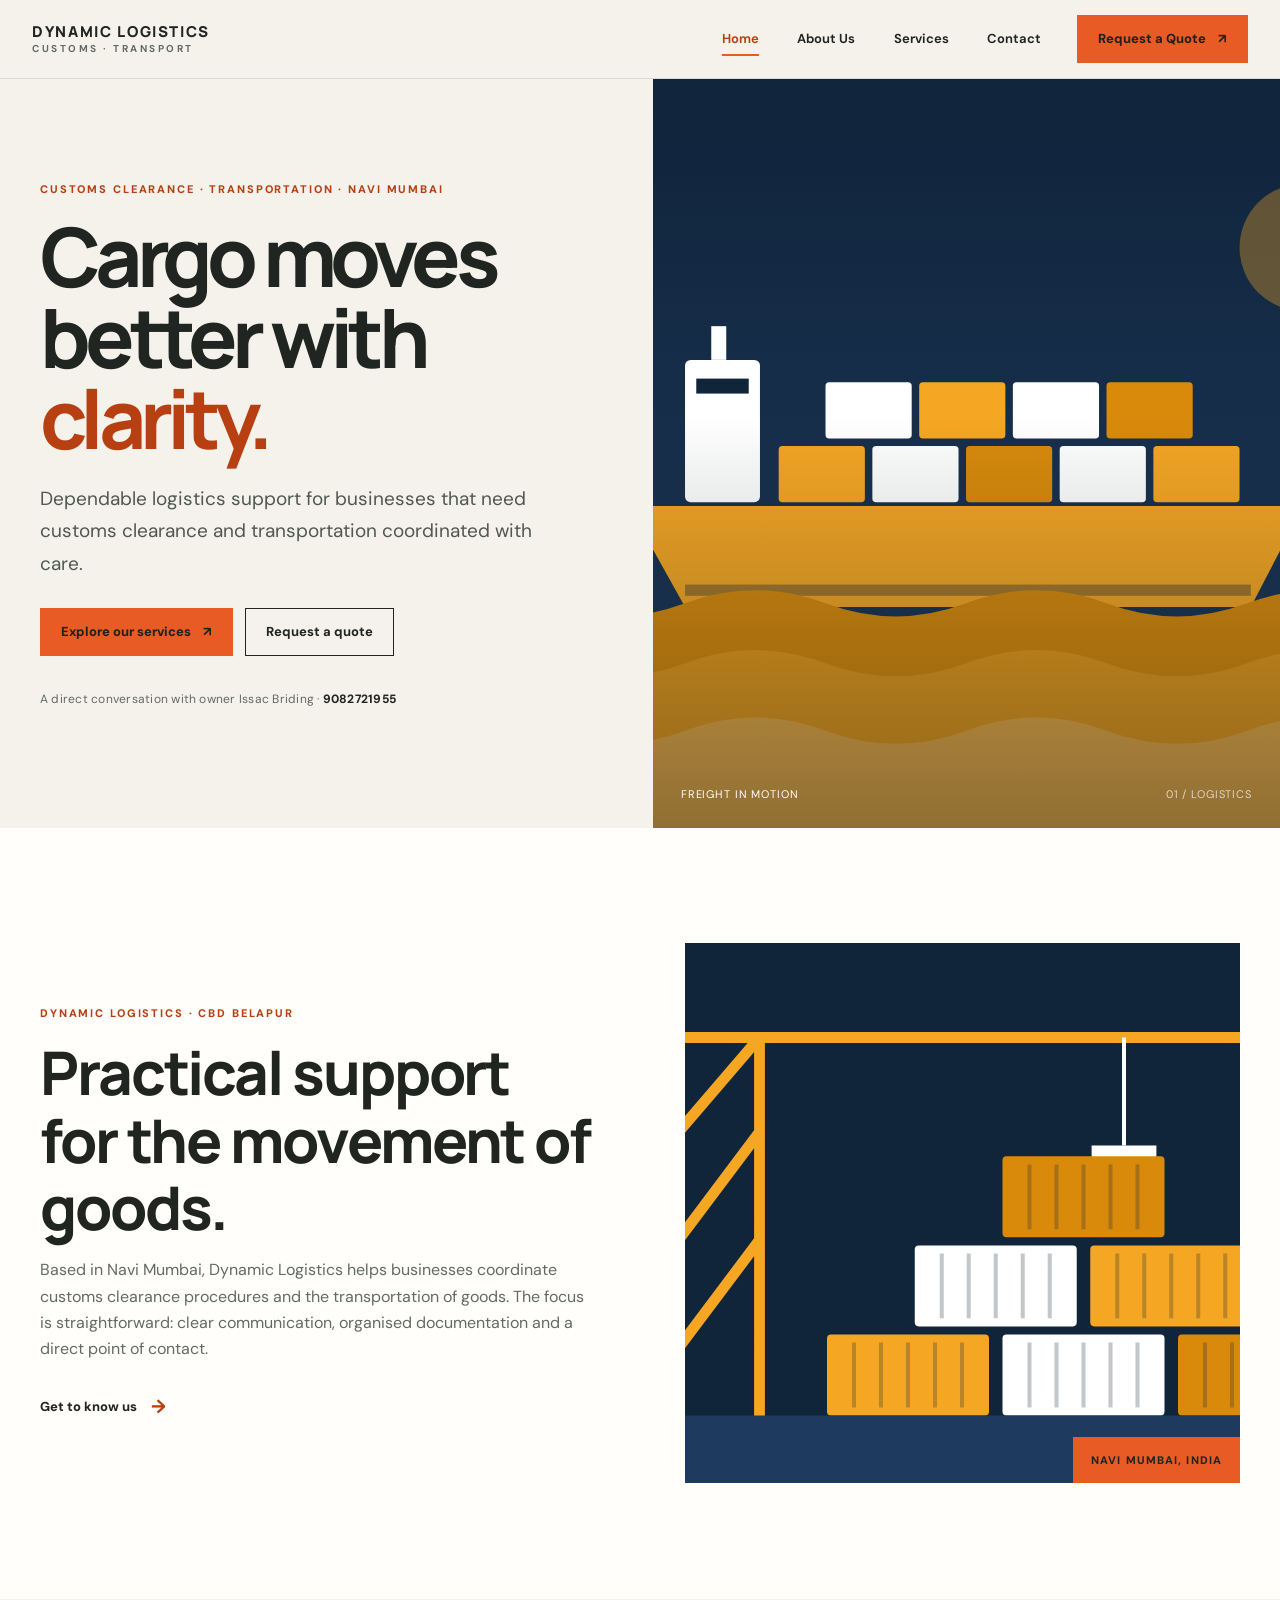
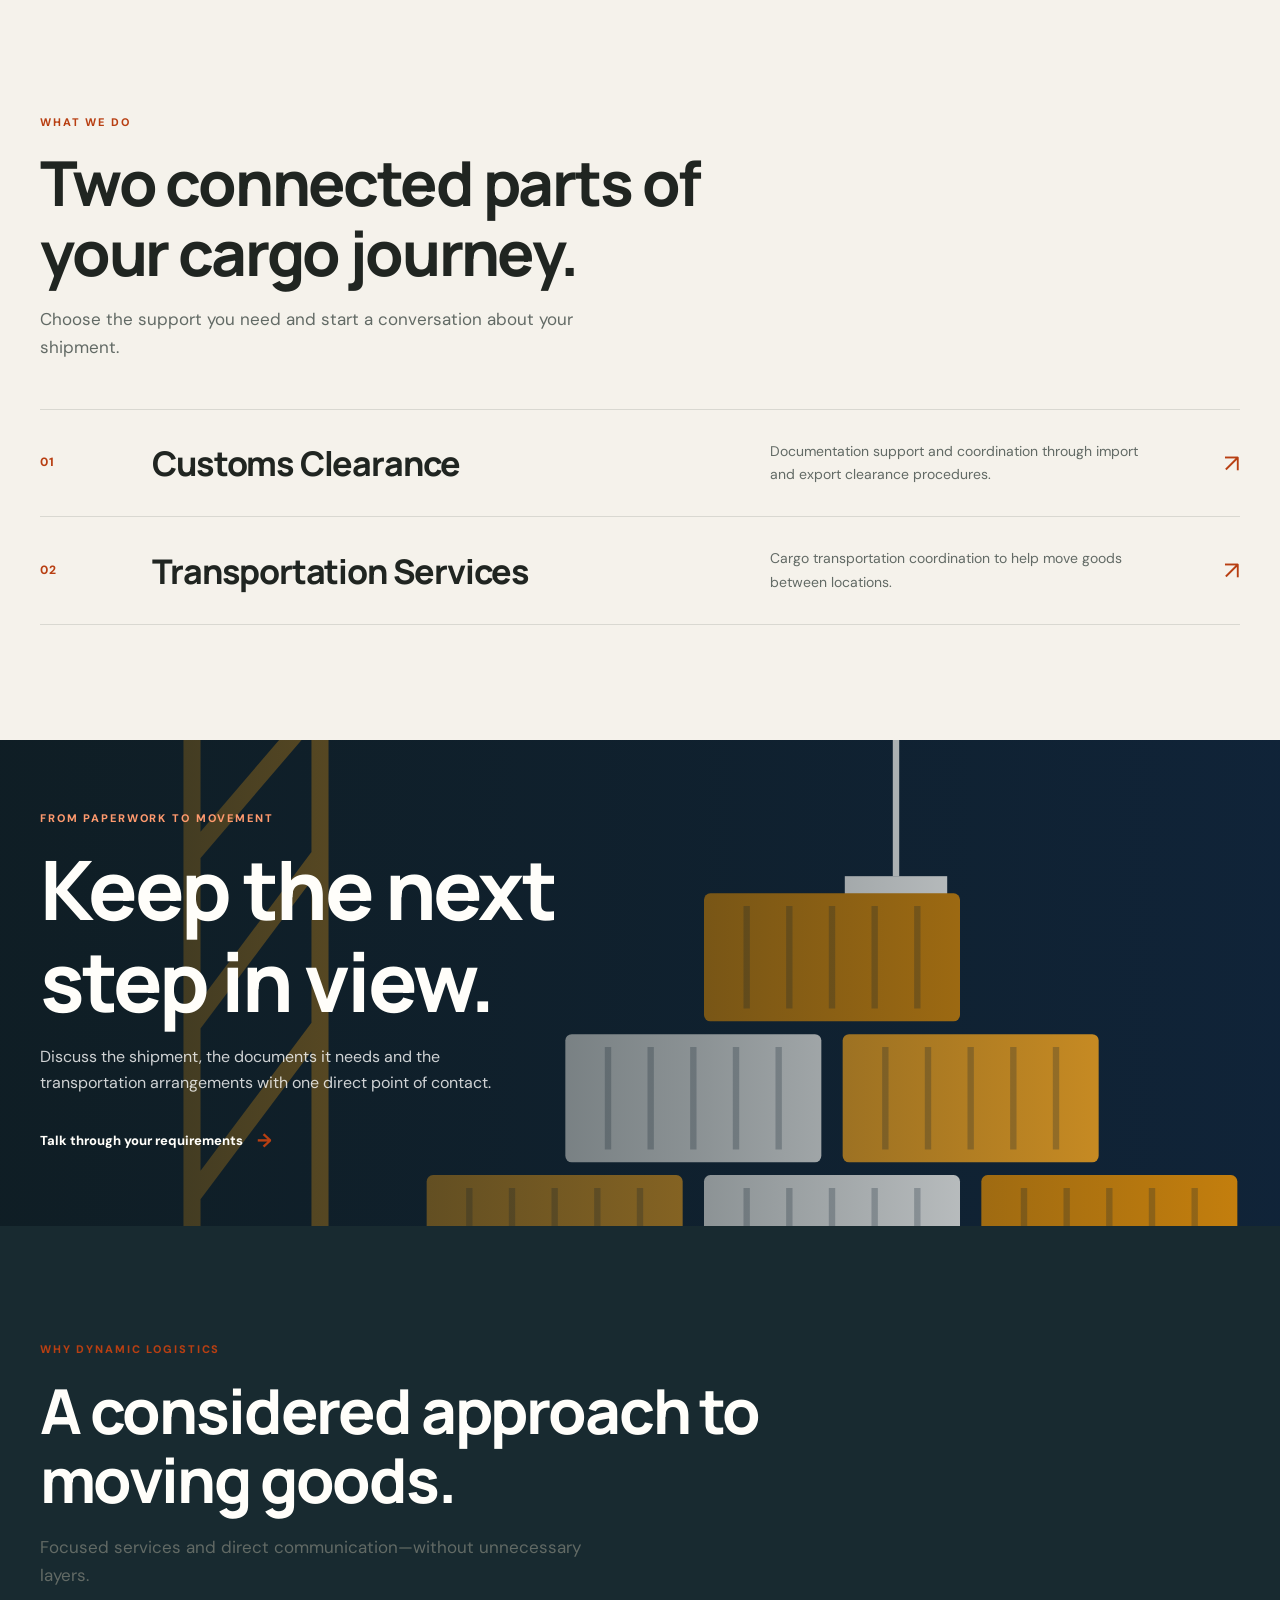
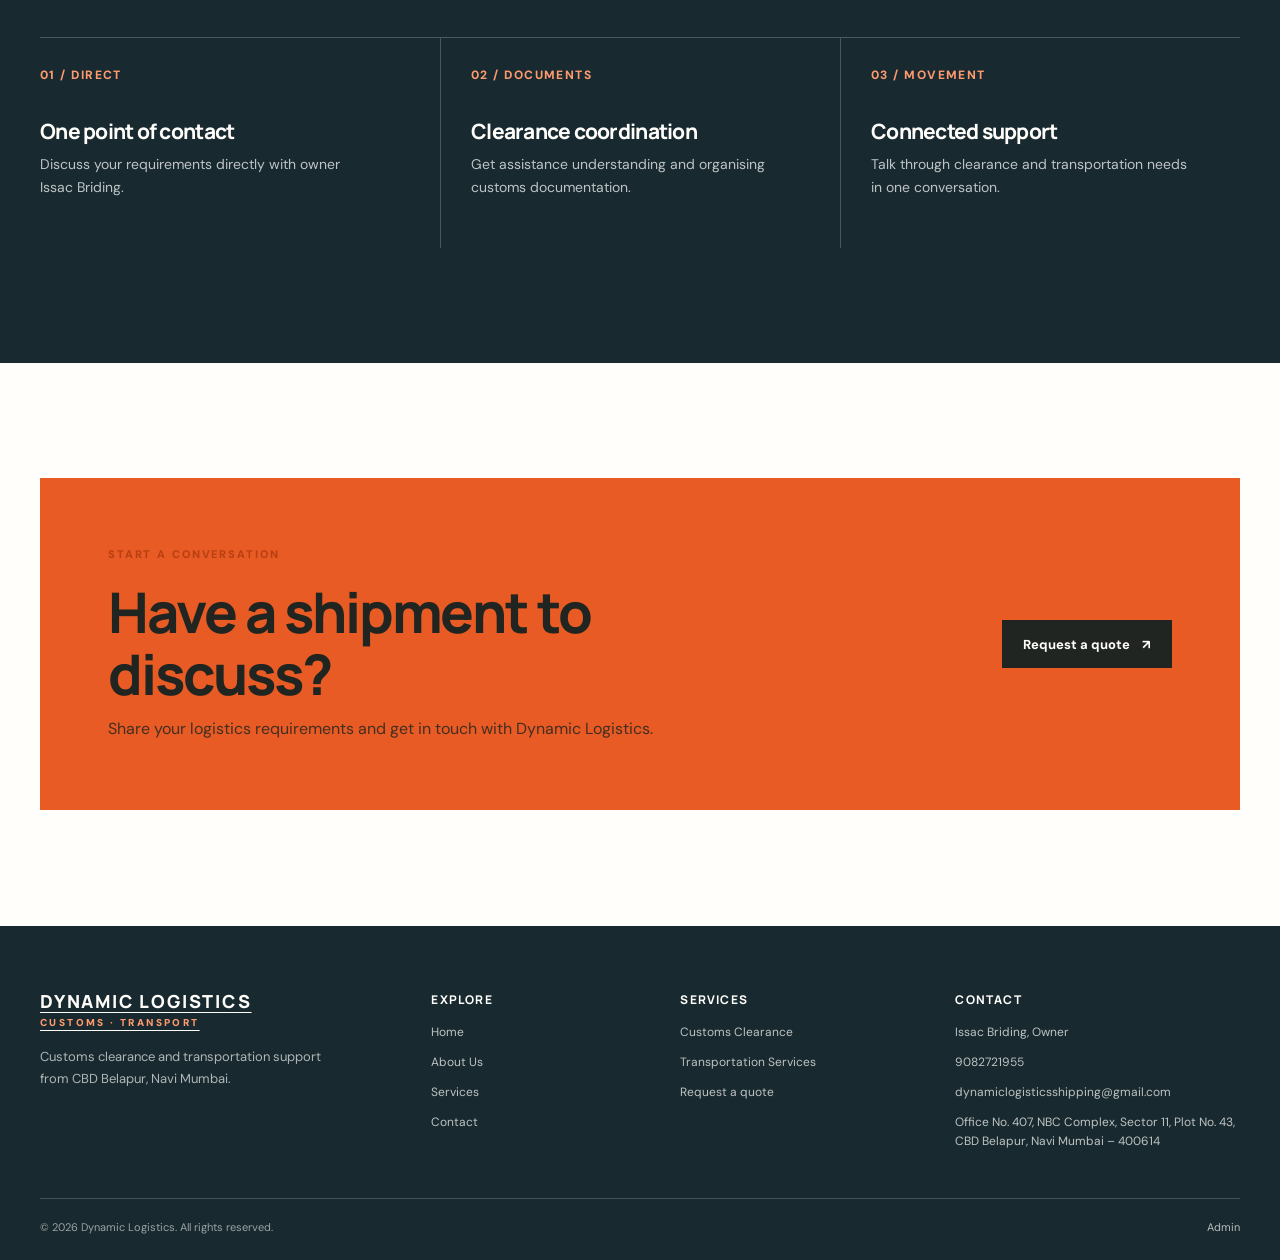
<file: index.html>
<!DOCTYPE html>
<html lang="en">
<head>
  <meta charset="UTF-8">
  <meta name="viewport" content="width=device-width, initial-scale=1">
  <meta name="theme-color" content="#f5f2eb">
  <title>Dynamic Logistics | Customs Clearance &amp; Transportation</title>
  <meta name="description" content="Customs clearance and transportation support from Dynamic Logistics in CBD Belapur, Navi Mumbai. Speak with owner Issac Briding on 9082721955.">
  <link rel="manifest" href="manifest.json">
  <link rel="icon" href="images/logo.svg" type="image/svg+xml">
  <link rel="apple-touch-icon" href="images/icon-192.png">
  <link rel="preconnect" href="https://fonts.googleapis.com">
  <link rel="preconnect" href="https://fonts.gstatic.com" crossorigin>
  <link href="https://fonts.googleapis.com/css2?family=DM+Sans:wght@400;500;600;700;800&family=Manrope:wght@500;600;700;800&display=swap" rel="stylesheet">
  <link href="css/style.css" rel="stylesheet">
  <script>document.documentElement.classList.add("js");</script>
  <script type="application/ld+json">
  {
    "@context": "https://schema.org",
    "@type": "LocalBusiness",
    "name": "Dynamic Logistics",
    "telephone": "9082721955",
    "email": "dynamiclogisticsshipping@gmail.com",
    "makesOffer": [
      { "@type": "Offer", "itemOffered": { "@type": "Service", "name": "Customs Clearance" } },
      { "@type": "Offer", "itemOffered": { "@type": "Service", "name": "Transportation Services" } }
    ],
    "address": {
      "@type": "PostalAddress",
      "streetAddress": "Office No. 407, NBC Complex, Sector 11, Plot No. 43, CBD Belapur",
      "addressLocality": "Navi Mumbai",
      "addressRegion": "Maharashtra",
      "postalCode": "400614",
      "addressCountry": "IN"
    }
  }
  </script>
</head>
<body>
  <a class="skip-link" href="#main-content">Skip to main content</a>
  <header class="site-header">
    <div class="header-inner">
      <a class="wordmark" href="index.html" aria-label="Dynamic Logistics home">
        <strong>DYNAMIC LOGISTICS</strong>
        <span>Customs · Transport</span>
      </a>
      <nav class="site-nav" id="mainMenu" aria-label="Main navigation">
        <a href="index.html" aria-current="page">Home</a>
        <a href="about.html">About Us</a>
        <a href="services.html">Services</a>
        <a href="contact.html">Contact</a>
      </nav>
      <a class="button header-cta" href="contact.html#enquiry">Request a Quote <span aria-hidden="true">↗</span></a>
      <button class="menu-toggle" type="button" aria-controls="mainMenu" aria-expanded="false" aria-label="Open navigation menu">
        <span></span><span></span>
      </button>
    </div>
  </header>

  <main id="main-content" tabindex="-1">
    <section class="hero" aria-labelledby="heroTitle">
      <div class="hero-copy">
        <span class="eyebrow">Customs clearance · Transportation · Navi Mumbai</span>
        <h1 id="heroTitle">Cargo moves better with <em>clarity.</em></h1>
        <p class="hero-lead">Dependable logistics support for businesses that need customs clearance and transportation coordinated with care.</p>
        <div class="hero-actions">
          <a class="button" href="services.html">Explore our services <span aria-hidden="true">↗</span></a>
          <a class="button button-outline" href="contact.html#enquiry">Request a quote</a>
        </div>
        <p class="hero-contact">A direct conversation with owner Issac Briding · <a href="tel:9082721955">9082721955</a></p>
      </div>
      <div class="hero-image">
        <img src="https://images.unsplash.com/photo-1578575437130-527eed3abbec?auto=format&amp;fit=crop&amp;q=75&amp;w=1600" data-fallback="images/fallback-ship.svg" alt="Cargo containers at an active shipping port" width="1600" height="1067" fetchpriority="high" decoding="async">
        <div class="image-caption"><span>Freight in motion</span><span>01 / Logistics</span></div>
      </div>
    </section>

    <section class="section section-paper" aria-labelledby="introTitle">
      <div class="container intro-grid">
        <div class="intro-copy reveal">
          <span class="eyebrow">Dynamic Logistics · CBD Belapur</span>
          <h2 id="introTitle">Practical support for the movement of goods.</h2>
          <p>Based in Navi Mumbai, Dynamic Logistics helps businesses coordinate customs clearance procedures and the transportation of goods. The focus is straightforward: clear communication, organised documentation and a direct point of contact.</p>
          <a class="text-link" href="about.html">Get to know us <span aria-hidden="true">→</span></a>
        </div>
        <div class="photo-frame tall reveal">
          <img src="https://images.unsplash.com/photo-1494412574643-ff11b0a5c1c3?auto=format&amp;fit=crop&amp;q=75&amp;w=1000" data-fallback="images/fallback-containers.svg" alt="Container terminal and freight operations from above" width="1000" height="1200" loading="lazy" decoding="async">
          <span class="photo-note">Navi Mumbai, India</span>
        </div>
      </div>
    </section>

    <section class="section" aria-labelledby="servicesTitle">
      <div class="container">
        <div class="section-intro reveal">
          <span class="eyebrow">What we do</span>
          <h2 id="servicesTitle">Two connected parts of your cargo journey.</h2>
          <p>Choose the support you need and start a conversation about your shipment.</p>
        </div>
        <div class="service-list">
          <a class="service-row reveal" href="contact.html?service=customs-clearance#enquiry">
            <span class="service-index">01</span>
            <h3>Customs Clearance</h3>
            <p>Documentation support and coordination through import and export clearance procedures.</p>
            <span class="service-arrow" aria-hidden="true">↗</span>
          </a>
          <a class="service-row reveal" href="contact.html?service=transportation#enquiry">
            <span class="service-index">02</span>
            <h3>Transportation Services</h3>
            <p>Cargo transportation coordination to help move goods between locations.</p>
            <span class="service-arrow" aria-hidden="true">↗</span>
          </a>
        </div>
      </div>
    </section>

    <section class="operations-banner" aria-labelledby="operationsTitle">
      <img src="https://images.unsplash.com/photo-1601584115197-04ecc0da31d7?auto=format&amp;fit=crop&amp;q=75&amp;w=1800" data-fallback="images/fallback-containers.svg" alt="" width="1800" height="1000" loading="lazy" decoding="async">
      <div class="operations-copy reveal">
        <span class="eyebrow">From paperwork to movement</span>
        <h2 id="operationsTitle">Keep the next step in view.</h2>
        <p>Discuss the shipment, the documents it needs and the transportation arrangements with one direct point of contact.</p>
        <a class="text-link text-link-light" href="contact.html#enquiry">Talk through your requirements <span aria-hidden="true">→</span></a>
      </div>
    </section>

    <section class="section section-dark" aria-labelledby="reasonsTitle">
      <div class="container">
        <div class="section-intro reveal">
          <span class="eyebrow">Why Dynamic Logistics</span>
          <h2 id="reasonsTitle">A considered approach to moving goods.</h2>
          <p>Focused services and direct communication—without unnecessary layers.</p>
        </div>
        <div class="reasons">
          <article class="reason reveal">
            <span class="reason-number">01 / DIRECT</span>
            <h3>One point of contact</h3>
            <p>Discuss your requirements directly with owner Issac Briding.</p>
          </article>
          <article class="reason reveal">
            <span class="reason-number">02 / DOCUMENTS</span>
            <h3>Clearance coordination</h3>
            <p>Get assistance understanding and organising customs documentation.</p>
          </article>
          <article class="reason reveal">
            <span class="reason-number">03 / MOVEMENT</span>
            <h3>Connected support</h3>
            <p>Talk through clearance and transportation needs in one conversation.</p>
          </article>
        </div>
      </div>
    </section>

    <section class="section section-paper">
      <div class="container">
        <div class="cta-band reveal">
          <div>
            <span class="eyebrow">Start a conversation</span>
            <h2>Have a shipment to discuss?</h2>
            <p>Share your logistics requirements and get in touch with Dynamic Logistics.</p>
          </div>
          <a class="button" href="contact.html#enquiry">Request a quote <span aria-hidden="true">↗</span></a>
        </div>
      </div>
    </section>
  </main>

  <footer class="site-footer">
    <div class="container">
      <div class="footer-grid">
        <div>
          <a class="footer-brand" href="index.html">DYNAMIC LOGISTICS<span>Customs · Transport</span></a>
          <p class="footer-about">Customs clearance and transportation support from CBD Belapur, Navi Mumbai.</p>
        </div>
        <div>
          <h2 class="footer-title">Explore</h2>
          <ul class="footer-links">
            <li><a href="index.html">Home</a></li>
            <li><a href="about.html">About Us</a></li>
            <li><a href="services.html">Services</a></li>
            <li><a href="contact.html">Contact</a></li>
          </ul>
        </div>
        <div>
          <h2 class="footer-title">Services</h2>
          <ul class="footer-links">
            <li><a href="services.html#customs-clearance">Customs Clearance</a></li>
            <li><a href="services.html#transportation">Transportation Services</a></li>
            <li><a href="contact.html#enquiry">Request a quote</a></li>
          </ul>
        </div>
        <div>
          <h2 class="footer-title">Contact</h2>
          <ul class="footer-links">
            <li>Issac Briding, Owner</li>
            <li><a href="tel:9082721955">9082721955</a></li>
            <li><a href="mailto:dynamiclogisticsshipping@gmail.com">dynamiclogisticsshipping@gmail.com</a></li>
            <li>Office No. 407, NBC Complex, Sector 11, Plot No. 43, CBD Belapur, Navi Mumbai – 400614</li>
          </ul>
        </div>
      </div>
      <div class="footer-bottom">
        <span>© <span id="year">2026</span> Dynamic Logistics. All rights reserved.</span>
        <a href="admin-login.html">Admin</a>
      </div>
    </div>
  </footer>
  <button type="button" id="backToTop" aria-label="Back to top">↑</button>
  <script src="js/script.js"></script>
</body>
</html>
</file>
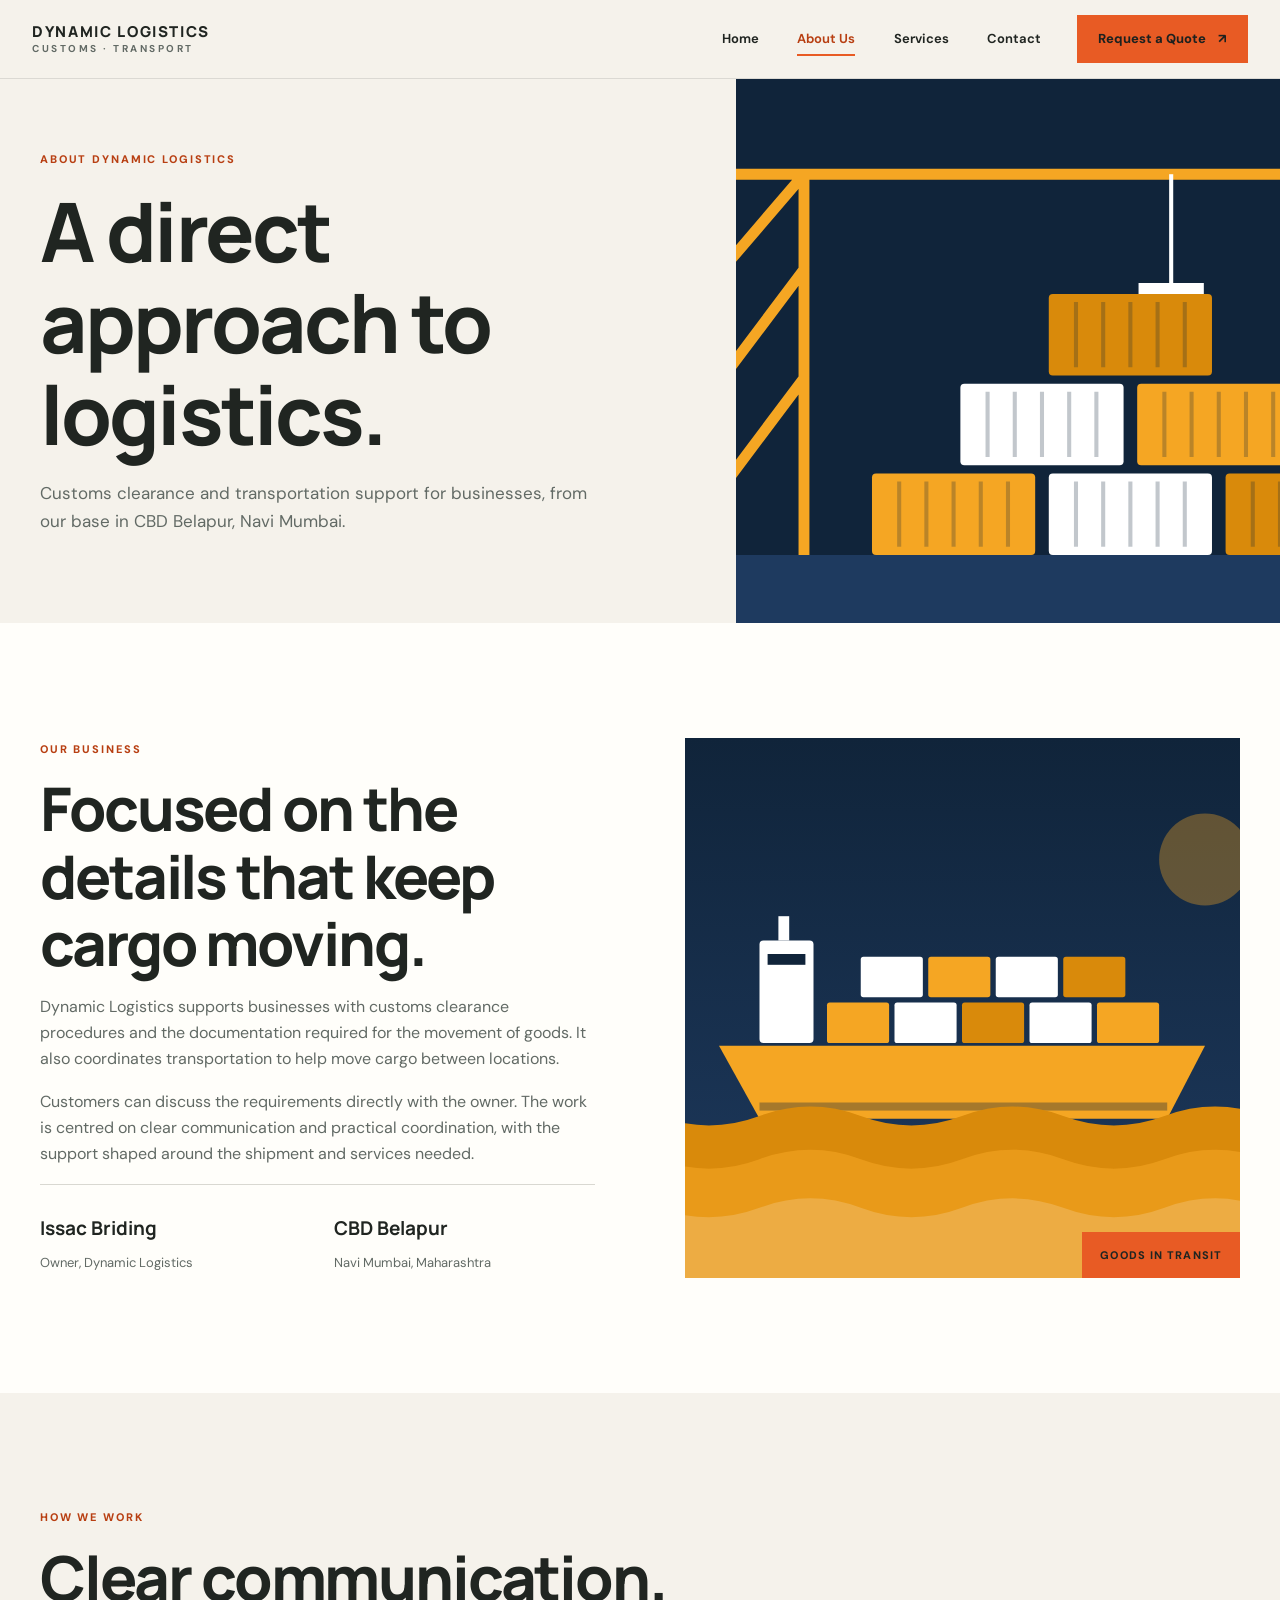
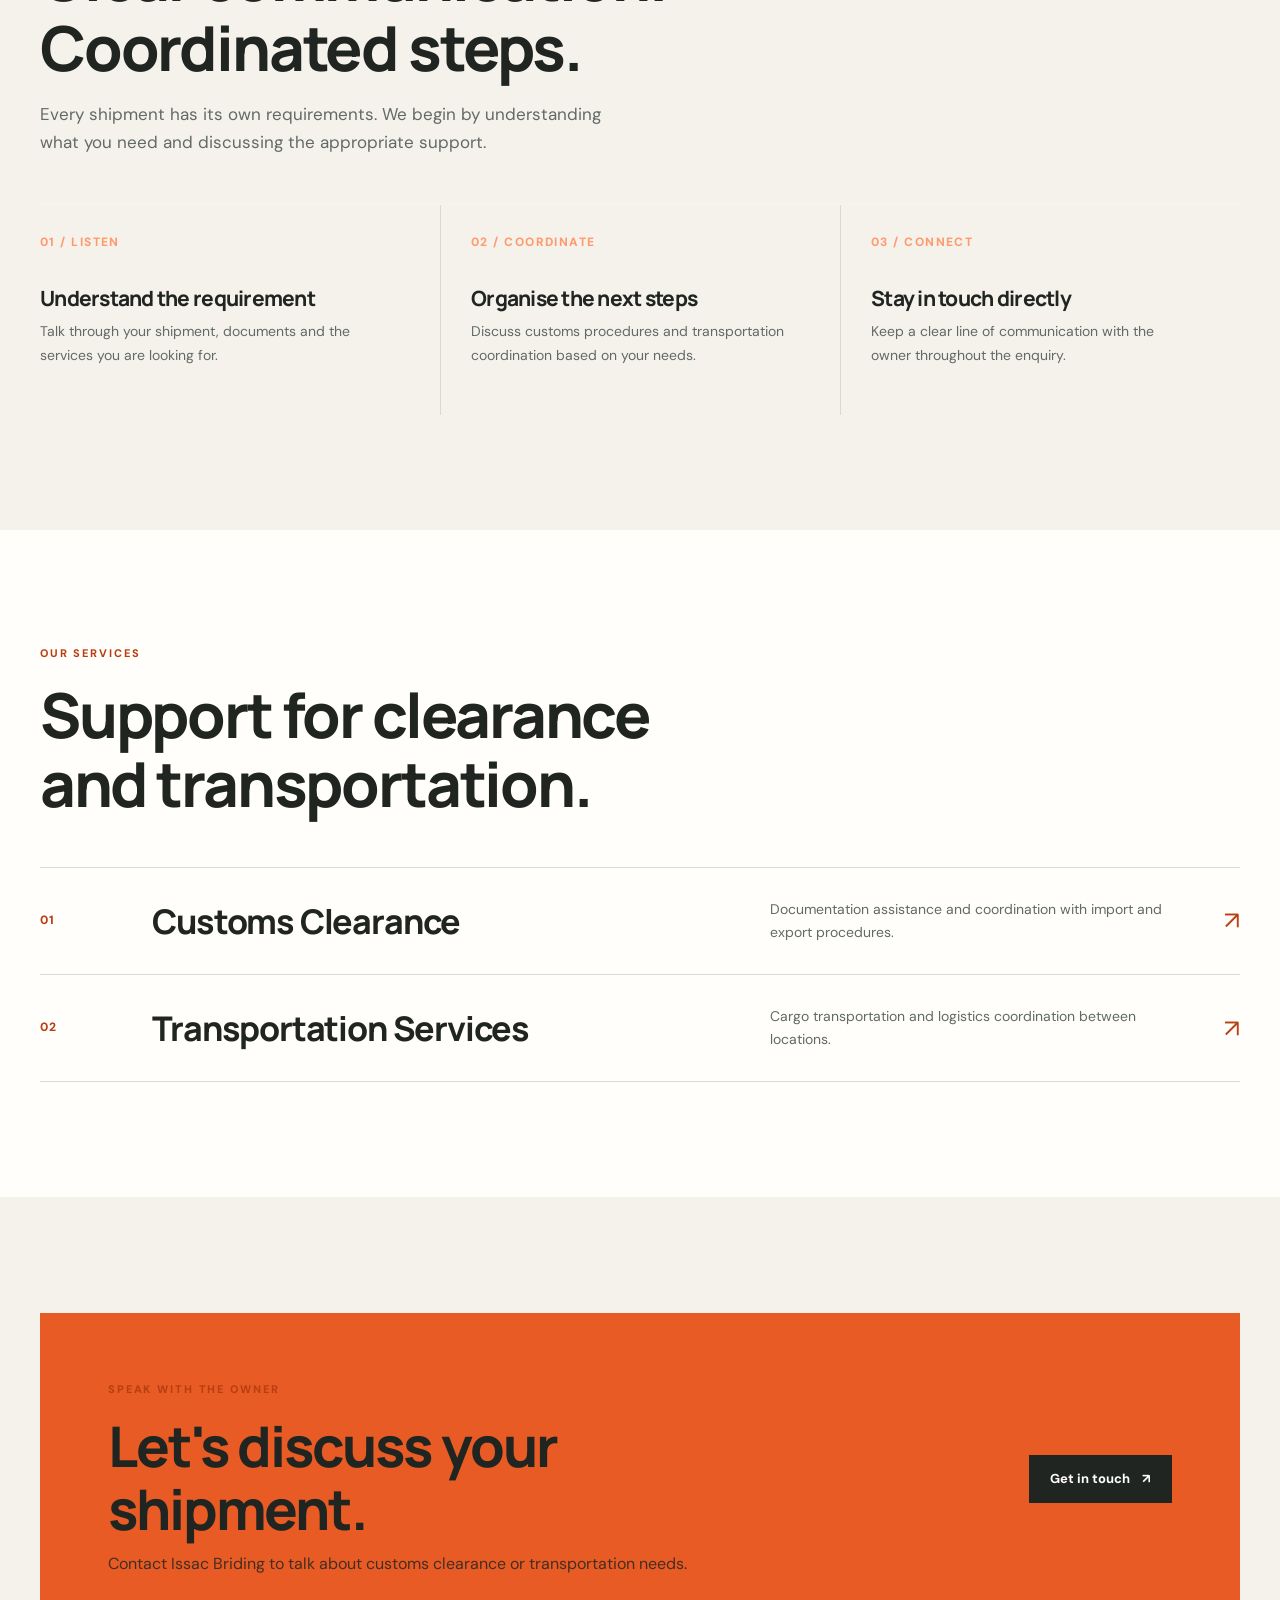
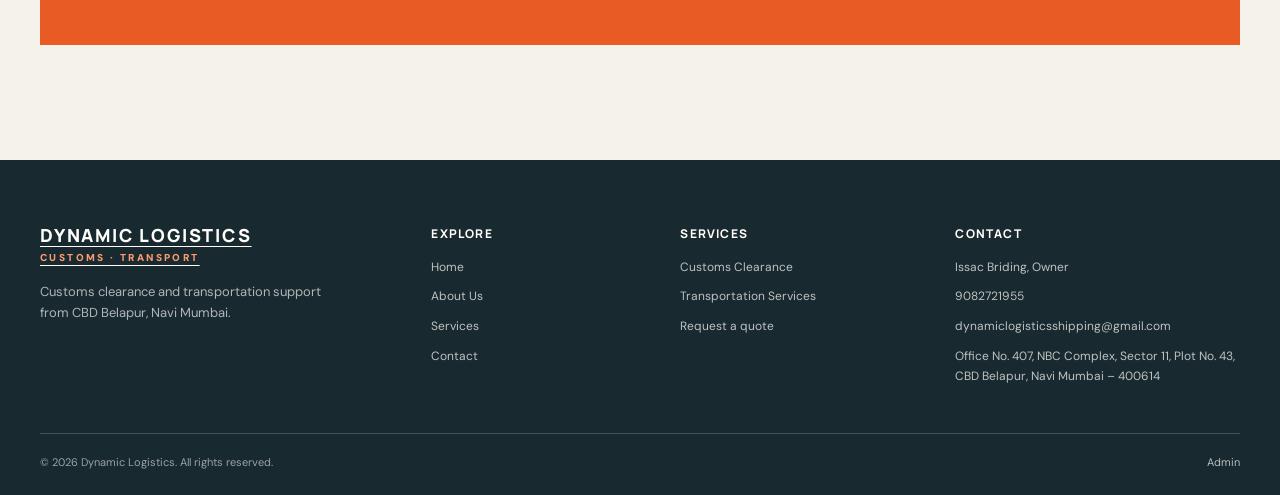
<file: about.html>
<!DOCTYPE html>
<html lang="en">
<head>
  <meta charset="UTF-8">
  <meta name="viewport" content="width=device-width, initial-scale=1">
  <meta name="theme-color" content="#f5f2eb">
  <title>About Us | Dynamic Logistics</title>
  <meta name="description" content="Learn about Dynamic Logistics, a customs clearance and transportation business in CBD Belapur, Navi Mumbai, owned by Issac Briding.">
  <link rel="manifest" href="manifest.json">
  <link rel="icon" href="images/logo.svg" type="image/svg+xml">
  <link rel="apple-touch-icon" href="images/icon-192.png">
  <link rel="preconnect" href="https://fonts.googleapis.com">
  <link rel="preconnect" href="https://fonts.gstatic.com" crossorigin>
  <link href="https://fonts.googleapis.com/css2?family=DM+Sans:wght@400;500;600;700;800&family=Manrope:wght@500;600;700;800&display=swap" rel="stylesheet">
  <link href="css/style.css" rel="stylesheet">
  <script>document.documentElement.classList.add("js");</script>
</head>
<body>
  <a class="skip-link" href="#main-content">Skip to main content</a>
  <header class="site-header">
    <div class="header-inner">
      <a class="wordmark" href="index.html" aria-label="Dynamic Logistics home"><strong>DYNAMIC LOGISTICS</strong><span>Customs · Transport</span></a>
      <nav class="site-nav" id="mainMenu" aria-label="Main navigation">
        <a href="index.html">Home</a><a href="about.html" aria-current="page">About Us</a><a href="services.html">Services</a><a href="contact.html">Contact</a>
      </nav>
      <a class="button header-cta" href="contact.html#enquiry">Request a Quote <span aria-hidden="true">↗</span></a>
      <button class="menu-toggle" type="button" aria-controls="mainMenu" aria-expanded="false" aria-label="Open navigation menu"><span></span><span></span></button>
    </div>
  </header>

  <main id="main-content" tabindex="-1">
    <section class="page-hero" aria-labelledby="pageTitle">
      <div class="page-hero-copy">
        <span class="eyebrow">About Dynamic Logistics</span>
        <h1 id="pageTitle">A direct approach to logistics.</h1>
        <p>Customs clearance and transportation support for businesses, from our base in CBD Belapur, Navi Mumbai.</p>
      </div>
      <div class="page-hero-image">
        <img src="https://images.unsplash.com/photo-1494412574643-ff11b0a5c1c3?auto=format&amp;fit=crop&amp;q=75&amp;w=1200" data-fallback="images/fallback-containers.svg" alt="Shipping containers moving through a cargo terminal" width="1200" height="900" fetchpriority="high" decoding="async">
      </div>
    </section>

    <section class="section section-paper" aria-labelledby="businessTitle">
      <div class="container about-grid">
        <div class="about-copy reveal">
          <span class="eyebrow">Our business</span>
          <h2 id="businessTitle">Focused on the details that keep cargo moving.</h2>
          <p>Dynamic Logistics supports businesses with customs clearance procedures and the documentation required for the movement of goods. It also coordinates transportation to help move cargo between locations.</p>
          <p>Customers can discuss the requirements directly with the owner. The work is centred on clear communication and practical coordination, with the support shaped around the shipment and services needed.</p>
          <div class="owner-strip">
            <div><strong>Issac Briding</strong><span>Owner, Dynamic Logistics</span></div>
            <div><strong>CBD Belapur</strong><span>Navi Mumbai, Maharashtra</span></div>
          </div>
        </div>
        <div class="photo-frame tall reveal">
          <img src="https://images.unsplash.com/photo-1601584115197-04ecc0da31d7?auto=format&amp;fit=crop&amp;q=75&amp;w=1000" data-fallback="images/fallback-ship.svg" alt="Freight truck transporting cargo" width="1000" height="1200" loading="lazy" decoding="async">
          <span class="photo-note">Goods in transit</span>
        </div>
      </div>
    </section>

    <section class="section" aria-labelledby="approachTitle">
      <div class="container">
        <div class="section-intro reveal">
          <span class="eyebrow">How we work</span>
          <h2 id="approachTitle">Clear communication. Coordinated steps.</h2>
          <p>Every shipment has its own requirements. We begin by understanding what you need and discussing the appropriate support.</p>
        </div>
        <div class="reasons reasons-light">
          <article class="reason reveal">
            <span class="reason-number">01 / LISTEN</span>
            <h3>Understand the requirement</h3>
            <p>Talk through your shipment, documents and the services you are looking for.</p>
          </article>
          <article class="reason reveal">
            <span class="reason-number">02 / COORDINATE</span>
            <h3>Organise the next steps</h3>
            <p>Discuss customs procedures and transportation coordination based on your needs.</p>
          </article>
          <article class="reason reveal">
            <span class="reason-number">03 / CONNECT</span>
            <h3>Stay in touch directly</h3>
            <p>Keep a clear line of communication with the owner throughout the enquiry.</p>
          </article>
        </div>
      </div>
    </section>

    <section class="section section-paper" aria-labelledby="aboutServicesTitle">
      <div class="container">
        <div class="section-intro reveal">
          <span class="eyebrow">Our services</span>
          <h2 id="aboutServicesTitle">Support for clearance and transportation.</h2>
        </div>
        <div class="service-list">
          <a class="service-row reveal" href="contact.html?service=customs-clearance#enquiry">
            <span class="service-index">01</span><h3>Customs Clearance</h3><p>Documentation assistance and coordination with import and export procedures.</p><span class="service-arrow" aria-hidden="true">↗</span>
          </a>
          <a class="service-row reveal" href="contact.html?service=transportation#enquiry">
            <span class="service-index">02</span><h3>Transportation Services</h3><p>Cargo transportation and logistics coordination between locations.</p><span class="service-arrow" aria-hidden="true">↗</span>
          </a>
        </div>
      </div>
    </section>

    <section class="section">
      <div class="container">
        <div class="cta-band reveal">
          <div><span class="eyebrow">Speak with the owner</span><h2>Let's discuss your shipment.</h2><p>Contact Issac Briding to talk about customs clearance or transportation needs.</p></div>
          <a class="button" href="contact.html#enquiry">Get in touch <span aria-hidden="true">↗</span></a>
        </div>
      </div>
    </section>
  </main>

  <footer class="site-footer">
    <div class="container">
      <div class="footer-grid">
        <div><a class="footer-brand" href="index.html">DYNAMIC LOGISTICS<span>Customs · Transport</span></a><p class="footer-about">Customs clearance and transportation support from CBD Belapur, Navi Mumbai.</p></div>
        <div><h2 class="footer-title">Explore</h2><ul class="footer-links"><li><a href="index.html">Home</a></li><li><a href="about.html">About Us</a></li><li><a href="services.html">Services</a></li><li><a href="contact.html">Contact</a></li></ul></div>
        <div><h2 class="footer-title">Services</h2><ul class="footer-links"><li><a href="services.html#customs-clearance">Customs Clearance</a></li><li><a href="services.html#transportation">Transportation Services</a></li><li><a href="contact.html#enquiry">Request a quote</a></li></ul></div>
        <div><h2 class="footer-title">Contact</h2><ul class="footer-links"><li>Issac Briding, Owner</li><li><a href="tel:9082721955">9082721955</a></li><li><a href="mailto:dynamiclogisticsshipping@gmail.com">dynamiclogisticsshipping@gmail.com</a></li><li>Office No. 407, NBC Complex, Sector 11, Plot No. 43, CBD Belapur, Navi Mumbai – 400614</li></ul></div>
      </div>
      <div class="footer-bottom"><span>© <span id="year">2026</span> Dynamic Logistics. All rights reserved.</span><a href="admin-login.html">Admin</a></div>
    </div>
  </footer>
  <button type="button" id="backToTop" aria-label="Back to top">↑</button>
  <script src="js/script.js"></script>
</body>
</html>
</file>
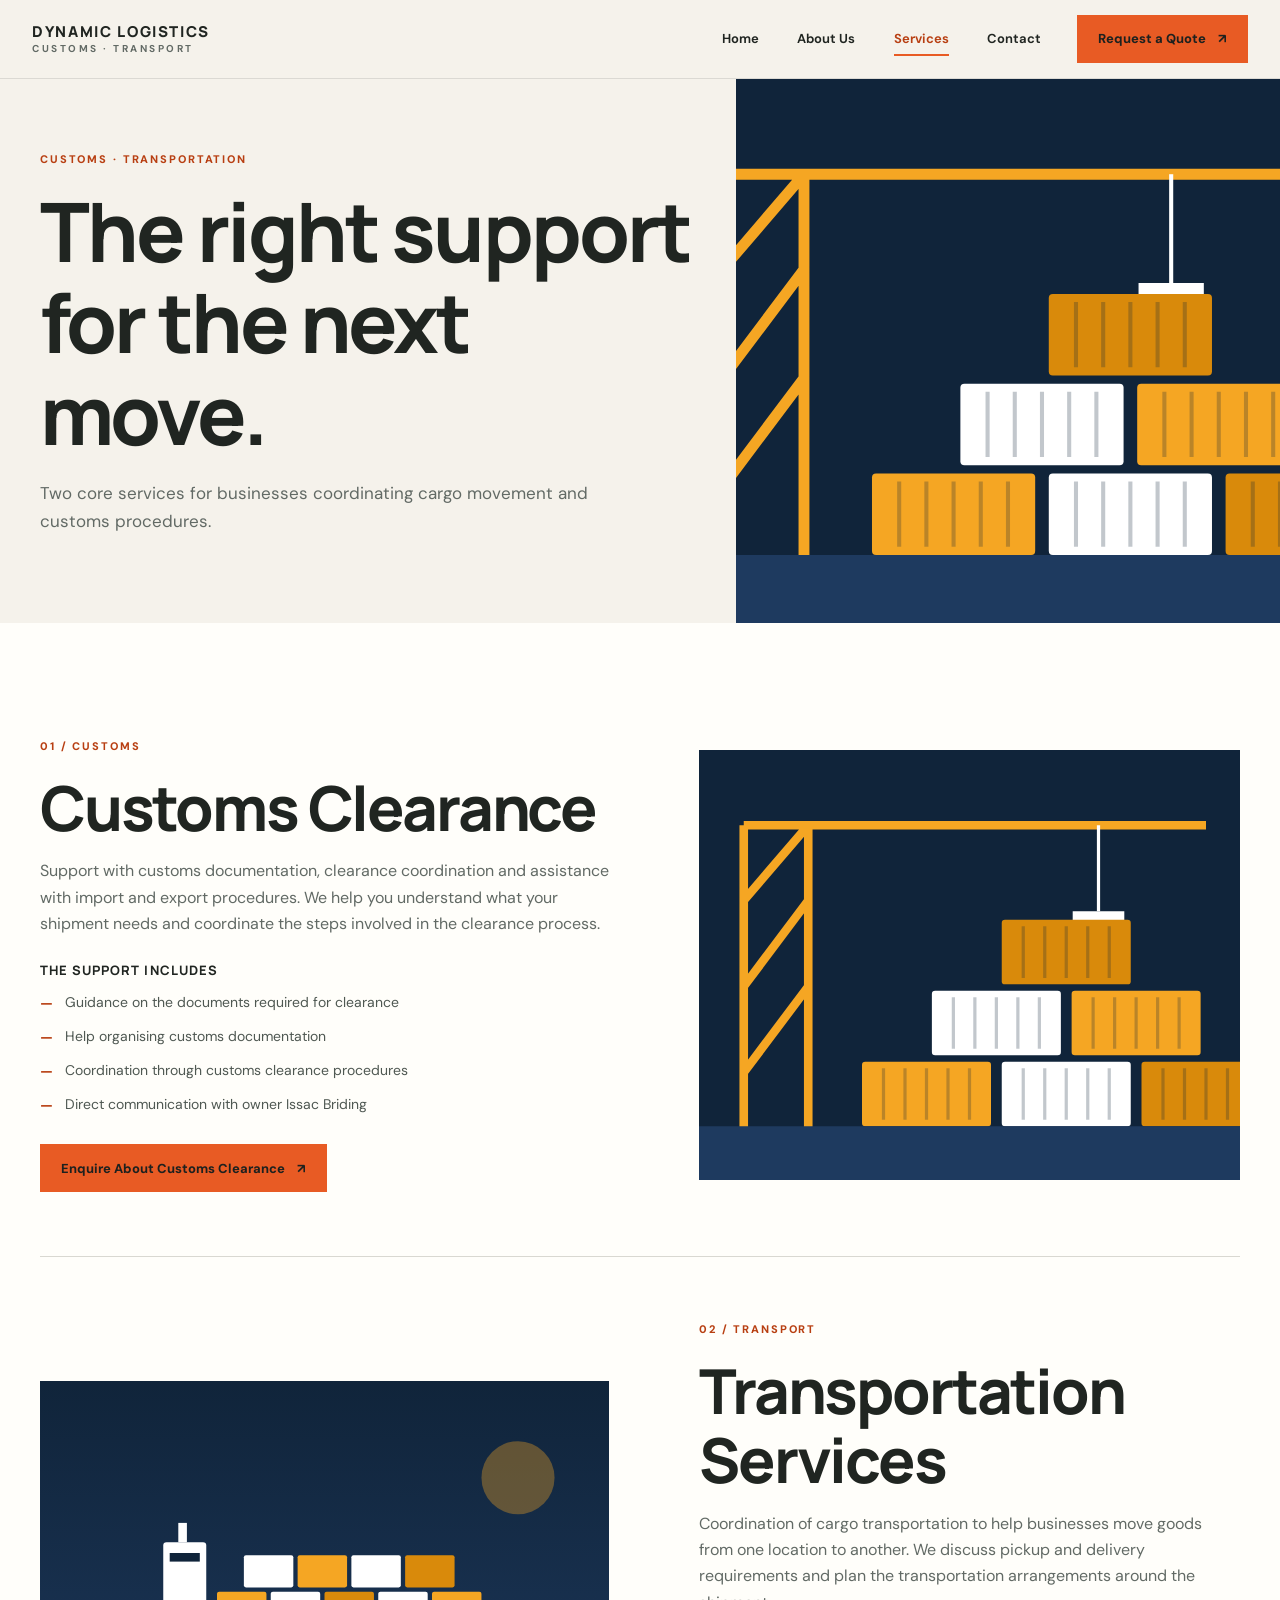
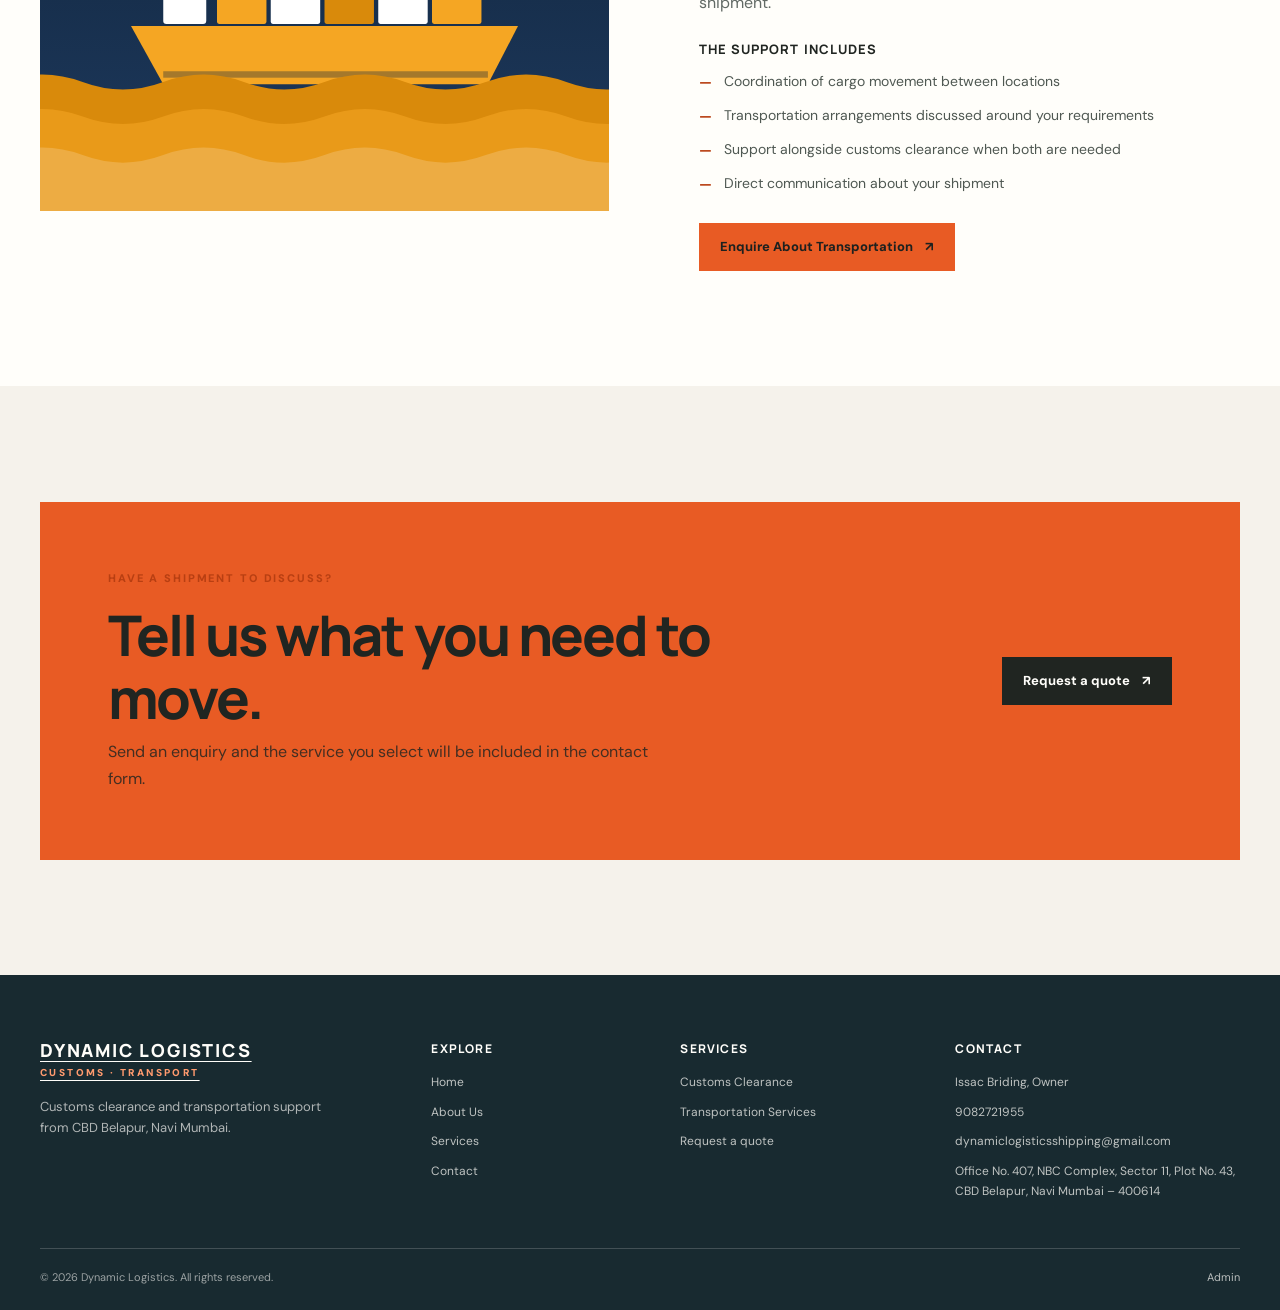
<file: services.html>
<!DOCTYPE html>
<html lang="en">
<head>
  <meta charset="UTF-8">
  <meta name="viewport" content="width=device-width, initial-scale=1">
  <meta name="theme-color" content="#f5f2eb">
  <title>Services | Dynamic Logistics</title>
  <meta name="description" content="Explore customs clearance and transportation services from Dynamic Logistics in CBD Belapur, Navi Mumbai.">
  <link rel="manifest" href="manifest.json">
  <link rel="icon" href="images/logo.svg" type="image/svg+xml">
  <link rel="apple-touch-icon" href="images/icon-192.png">
  <link rel="preconnect" href="https://fonts.googleapis.com">
  <link rel="preconnect" href="https://fonts.gstatic.com" crossorigin>
  <link href="https://fonts.googleapis.com/css2?family=DM+Sans:wght@400;500;600;700;800&family=Manrope:wght@500;600;700;800&display=swap" rel="stylesheet">
  <link href="css/style.css" rel="stylesheet">
  <script>document.documentElement.classList.add("js");</script>
</head>
<body>
  <a class="skip-link" href="#main-content">Skip to main content</a>
  <header class="site-header">
    <div class="header-inner">
      <a class="wordmark" href="index.html" aria-label="Dynamic Logistics home"><strong>DYNAMIC LOGISTICS</strong><span>Customs · Transport</span></a>
      <nav class="site-nav" id="mainMenu" aria-label="Main navigation">
        <a href="index.html">Home</a><a href="about.html">About Us</a><a href="services.html" aria-current="page">Services</a><a href="contact.html">Contact</a>
      </nav>
      <a class="button header-cta" href="contact.html#enquiry">Request a Quote <span aria-hidden="true">↗</span></a>
      <button class="menu-toggle" type="button" aria-controls="mainMenu" aria-expanded="false" aria-label="Open navigation menu"><span></span><span></span></button>
    </div>
  </header>

  <main id="main-content" tabindex="-1">
    <section class="page-hero" aria-labelledby="pageTitle">
      <div class="page-hero-copy">
        <span class="eyebrow">Customs · Transportation</span>
        <h1 id="pageTitle">The right support for the next move.</h1>
        <p>Two core services for businesses coordinating cargo movement and customs procedures.</p>
      </div>
      <div class="page-hero-image">
        <img src="https://images.unsplash.com/photo-1578575437130-527eed3abbec?auto=format&amp;fit=crop&amp;q=75&amp;w=1200" data-fallback="images/fallback-containers.svg" alt="Cargo containers at a commercial port" width="1200" height="900" fetchpriority="high" decoding="async">
      </div>
    </section>

    <section class="section section-paper" aria-label="Our services">
      <div class="container">
        <article class="service-detail" id="customs-clearance" aria-labelledby="customsTitle">
          <div class="service-detail-copy reveal">
            <span class="eyebrow">01 / Customs</span>
            <h2 id="customsTitle">Customs Clearance</h2>
            <p>Support with customs documentation, clearance coordination and assistance with import and export procedures. We help you understand what your shipment needs and coordinate the steps involved in the clearance process.</p>
            <h3 class="detail-label">The support includes</h3>
            <ul class="detail-list">
              <li>Guidance on the documents required for clearance</li>
              <li>Help organising customs documentation</li>
              <li>Coordination through customs clearance procedures</li>
              <li>Direct communication with owner Issac Briding</li>
            </ul>
            <a class="button" href="contact.html?service=customs-clearance#enquiry">Enquire About Customs Clearance <span aria-hidden="true">↗</span></a>
          </div>
          <div class="service-visual reveal">
            <img src="https://images.unsplash.com/photo-1494412574643-ff11b0a5c1c3?auto=format&amp;fit=crop&amp;q=75&amp;w=1200" data-fallback="images/fallback-containers.svg" alt="Rows of freight containers at a port" width="1200" height="900" loading="lazy" decoding="async">
          </div>
        </article>

        <article class="service-detail reverse" id="transportation" aria-labelledby="transportTitle">
          <div class="service-detail-copy reveal">
            <span class="eyebrow">02 / Transport</span>
            <h2 id="transportTitle">Transportation Services</h2>
            <p>Coordination of cargo transportation to help businesses move goods from one location to another. We discuss pickup and delivery requirements and plan the transportation arrangements around the shipment.</p>
            <h3 class="detail-label">The support includes</h3>
            <ul class="detail-list">
              <li>Coordination of cargo movement between locations</li>
              <li>Transportation arrangements discussed around your requirements</li>
              <li>Support alongside customs clearance when both are needed</li>
              <li>Direct communication about your shipment</li>
            </ul>
            <a class="button" href="contact.html?service=transportation#enquiry">Enquire About Transportation <span aria-hidden="true">↗</span></a>
          </div>
          <div class="service-visual reveal">
            <img src="https://images.unsplash.com/photo-1601584115197-04ecc0da31d7?auto=format&amp;fit=crop&amp;q=75&amp;w=1200" data-fallback="images/fallback-ship.svg" alt="Heavy freight truck carrying cargo on a road" width="1200" height="900" loading="lazy" decoding="async">
          </div>
        </article>
      </div>
    </section>

    <section class="section">
      <div class="container">
        <div class="cta-band reveal">
          <div><span class="eyebrow">Have a shipment to discuss?</span><h2>Tell us what you need to move.</h2><p>Send an enquiry and the service you select will be included in the contact form.</p></div>
          <a class="button" href="contact.html#enquiry">Request a quote <span aria-hidden="true">↗</span></a>
        </div>
      </div>
    </section>
  </main>

  <footer class="site-footer">
    <div class="container">
      <div class="footer-grid">
        <div><a class="footer-brand" href="index.html">DYNAMIC LOGISTICS<span>Customs · Transport</span></a><p class="footer-about">Customs clearance and transportation support from CBD Belapur, Navi Mumbai.</p></div>
        <div><h2 class="footer-title">Explore</h2><ul class="footer-links"><li><a href="index.html">Home</a></li><li><a href="about.html">About Us</a></li><li><a href="services.html">Services</a></li><li><a href="contact.html">Contact</a></li></ul></div>
        <div><h2 class="footer-title">Services</h2><ul class="footer-links"><li><a href="#customs-clearance">Customs Clearance</a></li><li><a href="#transportation">Transportation Services</a></li><li><a href="contact.html#enquiry">Request a quote</a></li></ul></div>
        <div><h2 class="footer-title">Contact</h2><ul class="footer-links"><li>Issac Briding, Owner</li><li><a href="tel:9082721955">9082721955</a></li><li><a href="mailto:dynamiclogisticsshipping@gmail.com">dynamiclogisticsshipping@gmail.com</a></li><li>Office No. 407, NBC Complex, Sector 11, Plot No. 43, CBD Belapur, Navi Mumbai – 400614</li></ul></div>
      </div>
      <div class="footer-bottom"><span>© <span id="year">2026</span> Dynamic Logistics. All rights reserved.</span><a href="admin-login.html">Admin</a></div>
    </div>
  </footer>
  <button type="button" id="backToTop" aria-label="Back to top">↑</button>
  <script src="js/script.js"></script>
</body>
</html>
</file>
<file: css/style.css>
:root {
  --paper: #f5f2eb;
  --white: #fffefa;
  --ink: #202521;
  --muted: #626a65;
  --line: #d9d8d1;
  --orange: #e85b24;
  --orange-dark: #b83f12;
  --blue: #395c6b;
  --deep: #182a30;
  --font: "DM Sans", "Segoe UI", Arial, sans-serif;
  --display: "Manrope", "DM Sans", "Segoe UI", Arial, sans-serif;
  --header-h: 78px;

  /* Kept for the existing admin styles. */
  --navy: #182a30;
  --navy-deep: #102126;
  --navy-light: #395c6b;
  --blue: #395c6b;
  --teal: #395c6b;
  --turquoise: #e85b24;
  --turquoise-soft: #b83f12;
  --amber: #e85b24;
  --amber-hover: #b83f12;
  --amber-soft: #fff1e9;
  --amber-text: #9c3510;
  --light-grey: #f3f2ee;
  --text: #202521;
  --muted-on-grey: #515a55;
  --line: #d9d8d1;
  --white: #fffefa;
  --muted: #626a65;
  --success: #1e7a46;
  --warning: #8a5a00;
  --danger: #b42318;
  --radius: 2px;
  --radius-sm: 2px;
  --shadow-sm: 0 1px 2px rgba(24, 42, 48, .08);
  --shadow-md: 0 8px 24px rgba(24, 42, 48, .12);
}

* {
  box-sizing: border-box;
}

html {
  scroll-behavior: smooth;
  scroll-padding-top: calc(var(--header-h) + 18px);
}

body {
  margin: 0;
  background: var(--paper);
  color: var(--ink);
  font: 400 16px/1.65 var(--font);
  -webkit-font-smoothing: antialiased;
}

body.admin-body,
body:has(.login-page) {
  background: var(--light-grey);
}

img,
iframe {
  max-width: 100%;
}

img {
  display: block;
}

a {
  color: var(--blue);
  text-underline-offset: .2em;
}

a:hover {
  color: var(--orange-dark);
}

button,
input,
select,
textarea {
  font: inherit;
}

button,
a {
  -webkit-tap-highlight-color: transparent;
}

h1,
h2,
h3,
h4,
h5,
h6 {
  margin: 0 0 1rem;
  color: var(--ink);
  font-family: var(--display);
  font-weight: 750;
  line-height: 1.12;
  letter-spacing: -.035em;
}

p {
  margin: 0 0 1rem;
}

.container {
  width: min(1200px, calc(100% - 64px));
  margin-inline: auto;
}

.skip-link {
  position: fixed;
  z-index: 1000;
  top: 10px;
  left: 10px;
  padding: 10px 16px;
  transform: translateY(-150%);
  background: var(--ink);
  color: var(--white);
}

.skip-link:focus {
  transform: translateY(0);
}

:focus-visible {
  outline: 3px solid var(--orange);
  outline-offset: 4px;
}

[id] {
  scroll-margin-top: calc(var(--header-h) + 18px);
}

.site-header {
  position: sticky;
  z-index: 50;
  top: 0;
  min-height: var(--header-h);
  border-bottom: 1px solid rgba(32, 37, 33, .12);
  background: rgba(245, 242, 235, .97);
  transition: box-shadow .2s ease, background-color .2s ease;
}

.site-header.is-scrolled {
  background: rgba(255, 254, 250, .98);
  box-shadow: 0 5px 20px rgba(24, 42, 48, .08);
}

.header-inner {
  width: min(1320px, calc(100% - 64px));
  min-height: var(--header-h);
  margin: auto;
  display: flex;
  align-items: center;
  gap: 34px;
}

.wordmark {
  display: inline-flex;
  flex-direction: column;
  flex: 0 0 auto;
  color: var(--ink);
  text-decoration: none;
  line-height: 1;
}

.wordmark strong {
  font-family: var(--display);
  font-size: 15px;
  font-weight: 850;
  letter-spacing: .11em;
}

.wordmark span {
  margin-top: 5px;
  color: var(--muted);
  font-size: 10px;
  font-weight: 700;
  letter-spacing: .25em;
  text-transform: uppercase;
}

.site-nav {
  display: flex;
  align-items: center;
  gap: clamp(20px, 3vw, 42px);
  margin-left: auto;
}

.site-nav a {
  position: relative;
  padding: 8px 0;
  color: var(--ink);
  font-size: 13px;
  font-weight: 650;
  text-decoration: none;
  transition: color .18s ease;
}

.site-nav a::after {
  position: absolute;
  right: 0;
  bottom: 2px;
  left: 0;
  height: 2px;
  transform: scaleX(0);
  transform-origin: left;
  background: var(--orange);
  content: "";
  transition: transform .18s ease;
}

.site-nav a:hover,
.site-nav a[aria-current="page"] {
  color: var(--orange-dark);
}

.site-nav a:hover::after,
.site-nav a[aria-current="page"]::after {
  transform: scaleX(1);
}

.header-cta {
  flex: 0 0 auto;
  margin-left: 2px;
}

.menu-toggle {
  display: none;
  width: 44px;
  height: 44px;
  padding: 10px;
  border: 1px solid var(--line);
  background: transparent;
  color: var(--ink);
  cursor: pointer;
}

.menu-toggle span {
  display: block;
  width: 20px;
  height: 2px;
  margin: 4px auto;
  background: currentColor;
  transition: transform .18s ease;
}

.menu-toggle[aria-expanded="true"] span:first-child {
  transform: translateY(3px) rotate(45deg);
}

.menu-toggle[aria-expanded="true"] span:last-child {
  transform: translateY(-3px) rotate(-45deg);
}

.button {
  min-height: 48px;
  display: inline-flex;
  align-items: center;
  justify-content: center;
  gap: 12px;
  padding: 12px 20px;
  border: 1px solid transparent;
  border-radius: 0;
  background: var(--orange);
  color: #1d211f;
  font-size: 13px;
  font-weight: 750;
  line-height: 1.2;
  text-align: center;
  text-decoration: none;
  transition: background-color .18s ease, color .18s ease, border-color .18s ease, transform .18s ease;
  cursor: pointer;
}

.button:hover {
  transform: translateY(-2px);
  background: #d84b16;
  color: #171b19;
}

.button-dark {
  background: var(--deep);
  color: var(--white);
}

.button-dark:hover {
  background: #29434b;
  color: var(--white);
}

.button-outline {
  border-color: var(--ink);
  background: transparent;
  color: var(--ink);
}

.button-outline:hover {
  border-color: var(--ink);
  background: var(--ink);
  color: var(--white);
}

.button-light-outline {
  border-color: rgba(255, 255, 255, .7);
  background: transparent;
  color: var(--white);
}

.button-light-outline:hover {
  background: var(--white);
  color: var(--deep);
}

.eyebrow {
  display: block;
  margin-bottom: 18px;
  color: var(--orange-dark);
  font-size: 11px;
  font-weight: 800;
  letter-spacing: .17em;
  line-height: 1.5;
  text-transform: uppercase;
}

.section {
  padding: clamp(76px, 9vw, 132px) 0;
}

.section-paper {
  background: var(--white);
}

.section-dark {
  background: var(--deep);
  color: rgba(255, 254, 250, .82);
}

.section-dark h2,
.section-dark h3 {
  color: var(--white);
}

.section-intro {
  max-width: 740px;
  margin-bottom: 48px;
}

.section-intro h2 {
  max-width: 720px;
  margin-bottom: 18px;
  font-size: clamp(36px, 5vw, 62px);
}

.section-intro p {
  max-width: 590px;
  color: var(--muted);
  font-size: 17px;
}

.hero {
  display: grid;
  min-height: min(720px, calc(100svh - var(--header-h)));
  grid-template-columns: minmax(0, 1.02fr) minmax(0, .98fr);
  background: var(--paper);
}

.hero-copy {
  display: flex;
  flex-direction: column;
  align-items: flex-start;
  justify-content: center;
  padding: clamp(52px, 8vw, 116px) clamp(32px, 7vw, 112px) clamp(52px, 8vw, 116px) max(32px, calc((100vw - 1200px) / 2));
}

.hero h1 {
  max-width: 690px;
  margin-bottom: 24px;
  font-size: clamp(48px, 6.4vw, 88px);
  letter-spacing: -.07em;
  line-height: .99;
}

.hero h1 em {
  color: var(--orange-dark);
  font-style: normal;
}

.hero-lead {
  max-width: 520px;
  margin-bottom: 28px;
  color: #505853;
  font-size: clamp(16px, 1.5vw, 19px);
  line-height: 1.7;
}

.hero-actions {
  display: flex;
  flex-wrap: wrap;
  gap: 12px;
}

.hero-contact {
  margin-top: 34px;
  color: var(--muted);
  font-size: 12px;
  letter-spacing: .02em;
}

.hero-contact a {
  color: var(--ink);
  font-weight: 750;
  text-decoration: none;
}

.hero-image {
  position: relative;
  min-height: 470px;
  overflow: hidden;
  background: #52656a;
}

.hero-image::after {
  position: absolute;
  inset: 45% 0 0;
  background: linear-gradient(0deg, rgba(14, 27, 31, .42), transparent);
  content: "";
  pointer-events: none;
}

.hero-image img,
.photo-frame img {
  width: 100%;
  height: 100%;
  object-fit: cover;
  transition: transform .65s cubic-bezier(.2, .7, .2, 1);
}

.hero-image img {
  position: absolute;
  inset: 0;
  object-position: center;
}

.hero-image:hover img,
.photo-frame:hover img {
  transform: scale(1.025);
}

.image-caption {
  position: absolute;
  z-index: 1;
  right: 28px;
  bottom: 25px;
  left: 28px;
  display: flex;
  align-items: center;
  justify-content: space-between;
  gap: 16px;
  color: var(--white);
  font-size: 11px;
  letter-spacing: .08em;
  text-transform: uppercase;
}

.image-caption span:last-child {
  color: rgba(255, 255, 255, .7);
}

.intro-grid,
.about-grid,
.contact-layout {
  display: grid;
  grid-template-columns: minmax(0, 1fr) minmax(0, 1fr);
  align-items: center;
  gap: clamp(40px, 7vw, 100px);
}

.section-contact {
  padding-top: 0;
}

.intro-copy h2,
.about-copy h2 {
  max-width: 640px;
  font-size: clamp(36px, 4.7vw, 62px);
}

.intro-copy p,
.about-copy p {
  max-width: 570px;
  color: var(--muted);
}

.text-link {
  display: inline-flex;
  align-items: center;
  gap: 14px;
  margin-top: 12px;
  color: var(--ink);
  font-size: 13px;
  font-weight: 800;
  text-decoration: none;
}

.text-link span {
  color: var(--orange-dark);
  font-size: 19px;
  transition: transform .18s ease;
}

.text-link:hover span {
  transform: translateX(5px);
}

.text-link-light {
  color: var(--white);
}

.reasons-light {
  border-color: var(--line);
}

.reasons-light .reason,
.reasons-light .reason + .reason {
  border-color: var(--line);
}

.reasons-light .reason h3 {
  color: var(--ink);
}

.reasons-light .reason p {
  color: var(--muted);
}

.photo-frame {
  position: relative;
  min-height: 360px;
  overflow: hidden;
  background: #bcc6c2;
}

.photo-frame.tall {
  min-height: 540px;
}

.photo-frame img {
  position: absolute;
  inset: 0;
}

.photo-note {
  position: absolute;
  right: 0;
  bottom: 0;
  padding: 14px 18px;
  background: var(--orange);
  color: var(--ink);
  font-size: 11px;
  font-weight: 800;
  letter-spacing: .1em;
  text-transform: uppercase;
}

.service-list {
  border-top: 1px solid var(--line);
}

.service-row {
  display: grid;
  grid-template-columns: 74px minmax(0, 1fr) minmax(200px, .68fr) 38px;
  align-items: center;
  gap: clamp(18px, 3vw, 42px);
  padding: 30px 0;
  border-bottom: 1px solid var(--line);
  color: inherit;
  text-decoration: none;
  transition: padding .2s ease, background-color .2s ease;
}

.service-row:hover {
  padding-right: 10px;
  padding-left: 10px;
  background: rgba(232, 91, 36, .045);
}

.service-index {
  color: var(--orange-dark);
  font-size: 12px;
  font-weight: 800;
  letter-spacing: .08em;
}

.service-row h3 {
  margin: 0;
  font-size: clamp(22px, 3vw, 34px);
}

.service-row p {
  margin: 0;
  color: var(--muted);
  font-size: 14px;
}

.service-arrow {
  color: var(--orange-dark);
  font-size: 25px;
  text-align: right;
}

.operations-banner {
  position: relative;
  min-height: 465px;
  display: flex;
  align-items: flex-end;
  overflow: hidden;
  background: #273a40;
  color: var(--white);
}

.operations-banner > img {
  position: absolute;
  inset: 0;
  width: 100%;
  height: 100%;
  object-fit: cover;
}

.operations-banner::after {
  position: absolute;
  inset: 0;
  background: linear-gradient(90deg, rgba(15, 29, 34, .88) 0%, rgba(15, 29, 34, .48) 55%, rgba(15, 29, 34, .08) 100%);
  content: "";
}

.operations-copy {
  position: relative;
  z-index: 1;
  width: min(1200px, calc(100% - 64px));
  margin: 0 auto;
  padding: 70px 0;
}

.operations-copy .eyebrow {
  color: #ff9a6e;
}

.operations-copy h2 {
  max-width: 670px;
  color: var(--white);
  font-size: clamp(42px, 6.5vw, 82px);
}

.operations-copy p {
  max-width: 480px;
  color: rgba(255, 255, 255, .8);
}

.reasons {
  display: grid;
  grid-template-columns: repeat(3, minmax(0, 1fr));
  border-top: 1px solid rgba(255, 255, 255, .22);
}

.reason {
  min-height: 210px;
  padding: 28px 30px 0 0;
}

.reason + .reason {
  padding-left: 30px;
  border-left: 1px solid rgba(255, 255, 255, .22);
}

.reason-number {
  display: block;
  margin-bottom: 34px;
  color: #ff9a6e;
  font-size: 12px;
  font-weight: 800;
  letter-spacing: .12em;
}

.reason h3 {
  margin-bottom: 10px;
  font-size: 21px;
}

.reason p {
  max-width: 320px;
  margin: 0;
  color: rgba(255, 255, 255, .72);
  font-size: 14px;
}

.cta-band {
  display: grid;
  grid-template-columns: minmax(0, 1fr) auto;
  align-items: center;
  gap: 30px;
  padding: clamp(32px, 6vw, 68px);
  background: var(--orange);
}

.cta-band h2 {
  max-width: 660px;
  margin: 0 0 10px;
  font-size: clamp(32px, 4.5vw, 56px);
}

.cta-band p {
  max-width: 580px;
  margin: 0;
  color: rgba(32, 37, 33, .82);
}

.cta-band .button {
  border-color: var(--ink);
  background: var(--ink);
  color: var(--white);
  white-space: nowrap;
}

.cta-band .button:hover {
  background: #39433e;
}

.page-hero {
  display: grid;
  min-height: 410px;
  grid-template-columns: minmax(0, 1.15fr) minmax(280px, .85fr);
  background: var(--paper);
}

.page-hero-copy {
  align-self: center;
  padding: 72px max(32px, calc((100vw - 1200px) / 2)) 72px max(32px, calc((100vw - 1200px) / 2));
}

.page-hero h1 {
  max-width: 760px;
  margin-bottom: 18px;
  font-size: clamp(48px, 6.5vw, 82px);
}

.page-hero p {
  max-width: 570px;
  color: var(--muted);
  font-size: 17px;
}

.page-hero-image {
  position: relative;
  min-height: 320px;
  overflow: hidden;
  background: #52656a;
}

.page-hero-image img {
  position: absolute;
  inset: 0;
  width: 100%;
  height: 100%;
  object-fit: cover;
}

.owner-strip {
  display: grid;
  grid-template-columns: 1fr 1fr;
  gap: 32px;
  padding-top: 28px;
  border-top: 1px solid var(--line);
}

.owner-strip strong {
  display: block;
  margin-bottom: 5px;
  font-family: var(--display);
  font-size: 19px;
}

.owner-strip span {
  color: var(--muted);
  font-size: 13px;
}

.service-detail {
  display: grid;
  grid-template-columns: minmax(0, 1fr) minmax(0, .95fr);
  align-items: center;
  gap: clamp(38px, 7vw, 100px);
  padding: 64px 0;
  border-bottom: 1px solid var(--line);
}

.service-detail:first-child {
  padding-top: 0;
}

.service-detail:last-child {
  padding-bottom: 0;
  border-bottom: 0;
}

.service-detail.reverse .service-visual {
  order: -1;
}

.service-detail h2 {
  max-width: 570px;
  font-size: clamp(38px, 5vw, 62px);
}

.service-detail-copy > p {
  max-width: 570px;
  color: var(--muted);
}

.detail-label {
  margin: 26px 0 13px;
  font-size: 13px;
  letter-spacing: .08em;
  text-transform: uppercase;
}

.detail-list {
  display: grid;
  gap: 11px;
  margin: 0 0 28px;
  padding: 0;
  list-style: none;
}

.detail-list li {
  position: relative;
  padding-left: 25px;
  color: #4f5852;
  font-size: 14px;
}

.detail-list li::before {
  position: absolute;
  top: .08em;
  left: 0;
  color: var(--orange-dark);
  content: "—";
  font-weight: 800;
}

.service-visual {
  position: relative;
  min-height: 430px;
  overflow: hidden;
  background: #c6ceca;
}

.service-visual img {
  position: absolute;
  inset: 0;
  width: 100%;
  height: 100%;
  object-fit: cover;
}

.contact-intro {
  padding: clamp(64px, 8vw, 112px) 0 46px;
}

.contact-intro h1 {
  max-width: 860px;
  font-size: clamp(48px, 7vw, 88px);
}

.contact-intro p {
  max-width: 660px;
  color: var(--muted);
  font-size: 18px;
}

.contact-layout {
  align-items: start;
  grid-template-columns: minmax(250px, .72fr) minmax(0, 1.28fr);
  gap: clamp(35px, 7vw, 96px);
}

.contact-aside {
  padding: 32px;
  background: var(--deep);
  color: rgba(255, 254, 250, .78);
}

.contact-aside h2 {
  margin-bottom: 13px;
  color: var(--white);
  font-size: 30px;
}

.contact-aside > p {
  margin-bottom: 30px;
}

.contact-detail {
  padding: 20px 0;
  border-top: 1px solid rgba(255, 255, 255, .2);
}

.contact-detail small {
  display: block;
  margin-bottom: 5px;
  color: #ff9a6e;
  font-size: 10px;
  font-weight: 800;
  letter-spacing: .15em;
  text-transform: uppercase;
}

.contact-detail,
.contact-detail a {
  color: var(--white);
  font-size: 14px;
  line-height: 1.65;
  overflow-wrap: anywhere;
}

.contact-detail a {
  text-decoration-thickness: 1px;
}

.form-panel {
  padding: clamp(24px, 4vw, 48px);
  border: 1px solid var(--line);
  background: var(--white);
}

.form-panel h2 {
  font-size: clamp(30px, 4vw, 42px);
}

.form-panel-intro {
  margin-bottom: 30px;
  color: var(--muted);
}

.form-grid {
  display: grid;
  grid-template-columns: repeat(2, minmax(0, 1fr));
  gap: 20px 16px;
}

.field {
  min-width: 0;
}

.field-wide {
  grid-column: 1 / -1;
}

.form-label {
  display: block;
  margin-bottom: 7px;
  color: var(--ink);
  font-size: 12px;
  font-weight: 750;
}

.required-mark {
  color: var(--orange-dark);
}

.optional {
  color: var(--muted);
  font-weight: 450;
}

.form-control,
.form-select {
  width: 100%;
  min-height: 50px;
  padding: 12px 13px;
  border: 1px solid #c9cbc5;
  border-radius: 0;
  background: #fffefa;
  color: var(--ink);
  font-size: 14px;
  transition: border-color .15s ease, box-shadow .15s ease, background-color .15s ease;
}

textarea.form-control {
  min-height: 145px;
  resize: vertical;
}

.form-control::placeholder {
  color: #858d87;
  opacity: 1;
}

.form-control:focus,
.form-select:focus {
  border-color: var(--blue);
  outline: 0;
  box-shadow: 0 0 0 3px rgba(57, 92, 107, .14);
}

.form-control.is-invalid,
.form-select.is-invalid {
  border-color: #b42318;
}

.form-control.is-valid {
  border-color: #1e7a46;
}

.invalid-feedback {
  display: none;
  margin-top: 6px;
  color: #a21d16;
  font-size: 12px;
}

.is-invalid + .invalid-feedback {
  display: block;
}

.char-count {
  margin-top: 6px;
  color: var(--muted);
  font-size: 11px;
  text-align: right;
}

.char-count.near-limit {
  color: var(--orange-dark);
  font-weight: 750;
}

.form-note {
  margin: 12px 0 0;
  color: var(--muted);
  font-size: 12px;
}

.form-submit {
  width: 100%;
  margin-top: 3px;
}

.form-submit:disabled {
  opacity: .72;
  cursor: wait;
  transform: none;
}

.alert {
  margin-bottom: 18px;
  padding: 16px;
  border-left: 4px solid var(--blue);
  background: #edf3f3;
  color: var(--ink);
  font-size: 14px;
}

.alert h3 {
  margin: 0 0 6px;
  font-size: 16px;
}

.alert p:last-child {
  margin-bottom: 0;
}

.alert-success {
  border-color: #1e7a46;
  background: #edf7ef;
}

.alert-info {
  border-color: var(--blue);
}

.alert-danger {
  border-color: #b42318;
  background: #fff0ee;
}

.d-none {
  display: none !important;
}

.hp-field {
  position: absolute !important;
  width: 1px;
  height: 1px;
  padding: 0;
  overflow: hidden;
  clip: rect(0, 0, 0, 0);
  white-space: nowrap;
  clip-path: inset(50%);
}

.map-wrap {
  min-height: 340px;
  border: 1px solid var(--line);
  background: #e8e7df;
}

.map-wrap iframe {
  display: block;
  width: 100%;
  min-height: 340px;
  border: 0;
}

.site-footer {
  padding: 64px 0 24px;
  background: var(--deep);
  color: rgba(255, 254, 250, .72);
}

.footer-grid {
  display: grid;
  grid-template-columns: 1.35fr .8fr .9fr 1.1fr;
  gap: 42px;
  padding-bottom: 46px;
}

.footer-brand {
  display: inline-flex;
  flex-direction: column;
  margin-bottom: 17px;
  color: var(--white);
  font-family: var(--display);
  font-size: 18px;
  font-weight: 850;
  letter-spacing: .1em;
  line-height: 1.2;
}

.footer-brand span {
  margin-top: 5px;
  color: #ff9a6e;
  font-family: var(--font);
  font-size: 10px;
  letter-spacing: .24em;
  text-transform: uppercase;
}

.footer-about {
  max-width: 300px;
  color: rgba(255, 254, 250, .66);
  font-size: 13px;
}

.footer-title {
  margin: 3px 0 17px;
  color: var(--white);
  font-size: 12px;
  letter-spacing: .1em;
  text-transform: uppercase;
}

.footer-links {
  display: grid;
  gap: 10px;
  margin: 0;
  padding: 0;
  list-style: none;
}

.footer-links a,
.footer-links li {
  color: rgba(255, 254, 250, .72);
  font-size: 12px;
  line-height: 1.65;
  overflow-wrap: anywhere;
  text-decoration: none;
}

.footer-links a:hover {
  color: #ff9a6e;
}

.footer-bottom {
  display: flex;
  align-items: center;
  justify-content: space-between;
  gap: 18px;
  padding-top: 19px;
  border-top: 1px solid rgba(255, 255, 255, .18);
  color: rgba(255, 254, 250, .57);
  font-size: 11px;
}

.footer-bottom a {
  color: rgba(255, 254, 250, .7);
  text-decoration: none;
}

#backToTop {
  position: fixed;
  z-index: 40;
  right: 20px;
  bottom: 20px;
  width: 46px;
  height: 46px;
  display: grid;
  place-items: center;
  border: 0;
  background: var(--orange);
  color: var(--ink);
  font-size: 21px;
  opacity: 0;
  pointer-events: none;
  transform: translateY(10px);
  transition: opacity .2s ease, transform .2s ease;
  cursor: pointer;
}

#backToTop.show {
  opacity: 1;
  pointer-events: auto;
  transform: translateY(0);
}

#backToTop.over-form {
  opacity: 0;
  pointer-events: none;
}

.js .reveal {
  opacity: 0;
  transform: translateY(16px);
  transition: opacity .55s ease, transform .55s ease;
}

.js .reveal.visible {
  opacity: 1;
  transform: translateY(0);
}

/* Existing admin pages still use these compatibility helpers. */
.text-muted {
  color: var(--muted) !important;
}

.text-turquoise {
  color: var(--amber-text) !important;
}

@media (max-width: 960px) {
  .header-inner {
    width: calc(100% - 40px);
    gap: 20px;
  }

  .site-nav {
    gap: 20px;
  }

  .hero-copy {
    padding-left: 32px;
  }

  .page-hero-copy {
    padding-left: 32px;
  }

  .service-row {
    grid-template-columns: 52px minmax(0, 1fr) minmax(150px, .72fr) 28px;
  }

  .footer-grid {
    grid-template-columns: 1.2fr .8fr .9fr;
  }

  .footer-grid > :first-child {
    grid-column: 1 / -1;
  }
}

@media (max-width: 720px) {
  :root {
    --header-h: 68px;
  }

  .container,
  .operations-copy {
    width: calc(100% - 40px);
  }

  .header-inner {
    position: relative;
    min-height: var(--header-h);
  }

  .menu-toggle {
    display: block;
    order: 3;
    margin-left: 0;
  }

  .header-cta {
    margin-left: auto;
  }

  .site-nav {
    position: absolute;
    top: calc(100% + 1px);
    right: -20px;
    left: -20px;
    display: none;
    align-items: stretch;
    gap: 0;
    padding: 10px 20px 18px;
    border-bottom: 1px solid var(--line);
    background: var(--white);
    box-shadow: 0 12px 16px rgba(24, 42, 48, .08);
  }

  .site-nav.is-open {
    display: flex;
    flex-direction: column;
  }

  .site-nav a {
    padding: 13px 3px;
    border-bottom: 1px solid #ecebe6;
  }

  .site-nav a:last-child {
    border-bottom: 0;
  }

  .site-nav a::after {
    display: none;
  }

  .button {
    min-height: 46px;
    padding: 11px 15px;
  }

  .header-cta {
    font-size: 11px;
  }

  .hero {
    grid-template-columns: 1fr;
  }

  .hero-copy {
    padding: 64px 24px 42px;
  }

  .hero h1 {
    max-width: 620px;
    font-size: clamp(48px, 12vw, 74px);
  }

  .hero-image {
    min-height: 330px;
  }

  .hero-contact {
    margin-top: 24px;
  }

  .intro-grid,
  .about-grid,
  .contact-layout {
    grid-template-columns: 1fr;
    gap: 36px;
  }

  .intro-grid .photo-frame {
    order: -1;
  }

  .photo-frame.tall {
    min-height: 400px;
  }

  .section {
    padding: 72px 0;
  }

  .section-intro {
    margin-bottom: 30px;
  }

  .service-row {
    grid-template-columns: 38px minmax(0, 1fr) 25px;
    gap: 12px;
    padding: 23px 0;
  }

  .service-row p {
    grid-column: 2;
    grid-row: 2;
    font-size: 13px;
  }

  .service-row h3 {
    font-size: 23px;
  }

  .service-arrow {
    grid-column: 3;
    grid-row: 1 / 3;
  }

  .operations-banner {
    min-height: 430px;
  }

  .operations-copy {
    padding: 55px 0;
  }

  .reasons {
    grid-template-columns: 1fr;
  }

  .reason,
  .reason + .reason {
    min-height: unset;
    padding: 23px 0;
    border-left: 0;
    border-bottom: 1px solid rgba(255, 255, 255, .22);
  }

  .reason:last-child {
    border-bottom: 0;
  }

  .reason-number {
    margin-bottom: 14px;
  }

  .cta-band {
    grid-template-columns: 1fr;
    gap: 22px;
    padding: 30px 23px;
  }

  .cta-band .button {
    justify-self: start;
  }

  .page-hero {
    grid-template-columns: 1fr;
  }

  .page-hero-copy {
    padding: 58px 24px 36px;
  }

  .page-hero-image {
    min-height: 270px;
  }

  .owner-strip {
    grid-template-columns: 1fr;
    gap: 20px;
  }

  .service-detail {
    grid-template-columns: 1fr;
    gap: 30px;
    padding: 46px 0;
  }

  .service-detail:first-child {
    padding-top: 0;
  }

  .service-detail.reverse .service-visual {
    order: initial;
  }

  .service-visual {
    min-height: 310px;
  }

  .contact-intro {
    padding: 56px 0 30px;
  }

  .contact-aside {
    padding: 26px;
  }

  .form-panel {
    padding: 24px 19px;
  }

  .form-grid {
    grid-template-columns: 1fr;
    gap: 17px;
  }

  .field-wide {
    grid-column: auto;
  }

  .map-wrap,
  .map-wrap iframe {
    min-height: 280px;
  }

  .footer-grid {
    grid-template-columns: 1fr 1fr;
    gap: 32px 22px;
  }

  .footer-grid > :first-child {
    grid-column: 1 / -1;
  }
}

@media (max-width: 410px) {
  .header-inner,
  .container,
  .operations-copy {
    width: calc(100% - 32px);
  }

  .wordmark strong {
    font-size: 11px;
    letter-spacing: .055em;
  }

  .wordmark span {
    font-size: 8px;
  }

  .header-inner {
    gap: 8px;
  }

  .header-cta {
    min-height: 40px;
    gap: 6px;
    padding: 9px 8px;
    font-size: 10px;
  }

  .menu-toggle {
    width: 40px;
    height: 40px;
    flex: 0 0 40px;
  }

  .hero-copy {
    padding-inline: 20px;
  }

  .hero h1 {
    font-size: 46px;
  }

  .hero-actions {
    align-items: stretch;
    flex-direction: column;
    width: 100%;
  }

  .hero-actions .button {
    width: 100%;
  }

  .footer-grid {
    grid-template-columns: 1fr;
  }
}

@media (prefers-reduced-motion: reduce) {
  *,
  *::before,
  *::after {
    scroll-behavior: auto !important;
    animation-duration: .01ms !important;
    animation-iteration-count: 1 !important;
    transition-duration: .01ms !important;
  }

  .js .reveal {
    opacity: 1;
    transform: none;
  }
}
</file>
